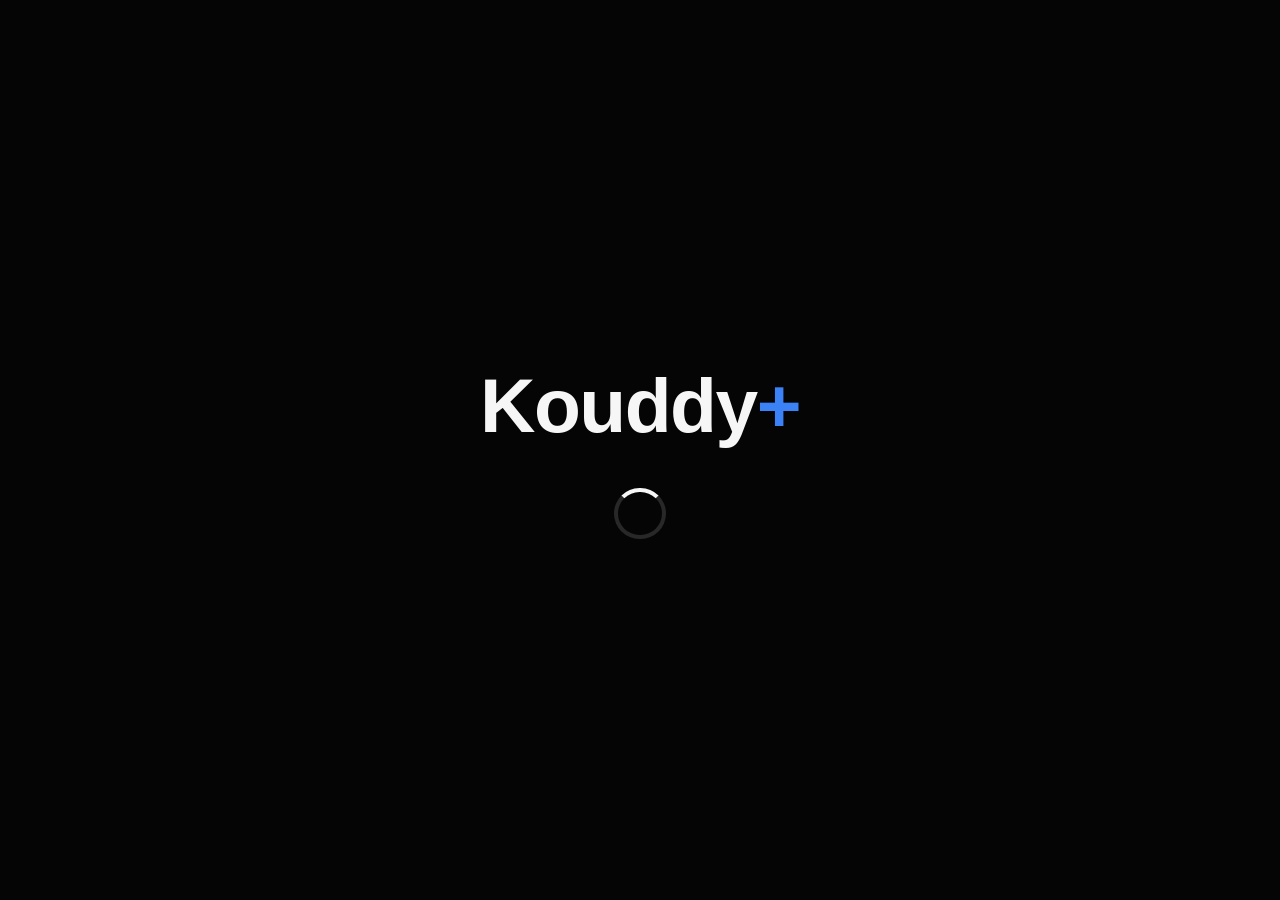
<file: index.html>
<!doctype html>
<html lang="es">
<head>
    <!-- TVs viejos (sin type="module"): fetch y AbortController antes que todo. -->
    <script nomodule src="./legacy/fetch.js"></script>
    <script nomodule src="./legacy/abortcontroller.js"></script>
  <meta charset="UTF-8" />
  <meta name="viewport" content="width=device-width, initial-scale=1.0" />
  <!-- La pagina ya es oscura: evita que el "modo oscuro forzado" del navegador
       del TV oscurezca el fondo blanco del QR y lo vuelva ilegible. -->
  <meta name="color-scheme" content="dark" />
  <meta name="darkreader-lock" />
  <title>Kouddy+ TV | Abre Kouddy+ en el navegador de tu TV</title>
  <!-- Para que Google muestre esta pagina cuando el cliente busca "tv.kouddy.online" (2026-11-20). -->
  <meta name="description" content="Kouddy+ TV: abre la plataforma de Kouddy+ directo en el navegador de tu Smart TV (Samsung, LG, Hisense, Google TV). Activa tu TV con el codigo en pantalla." />
  <link rel="canonical" href="http://tv.kouddy.online/" />
  <meta property="og:title" content="Kouddy+ TV" />
  <meta property="og:description" content="Abre Kouddy+ directo en el navegador de tu Smart TV." />
  <meta property="og:url" content="http://tv.kouddy.online/" />
  <script>
    // La pagina del TV vive SOLO en http: el video del proveedor es http, y el
    // navegador guarda el codigo del TV por separado en http y en https (si un
    // navegador abriera https, el cliente veria un codigo nuevo y sin video).
    // Ojo: si el navegador tiene "usar siempre conexiones seguras", vuelve a
    // subir a https y la pagina quedaba rebotando sin parar (paso 2026-11-02 en
    // Chrome de PC). Se redirige UNA vez; si regresa a https, se queda aqui y
    // le explica al cliente como permitir el video.
    if (location.protocol === 'https:' && location.hostname === 'tv.kouddy.online') {
      var kdLooped = /[?&]h=1/.test(location.search);
      try { if (sessionStorage.getItem('kd_https_try')) kdLooped = true; sessionStorage.setItem('kd_https_try', '1'); } catch (e) {}
      if (!kdLooped) {
        location.replace('http://' + location.host + location.pathname + (location.search ? location.search + '&h=1' : '?h=1'));
      } else {
        window.KOUDDY_FORCED_HTTPS = true;
      }
    }
  </script>
  <script type="module" crossorigin src="./assets/tv-PYy4SBT7.js"></script>
  <link rel="modulepreload" crossorigin href="./assets/update-qhp5Gjoz.js">
  <link rel="stylesheet" crossorigin href="./assets/tv-B40YfEY8.css">
  <script type="module">import'data:text/javascript,if(!import.meta.resolve)throw Error("import.meta.resolve not supported")';import.meta.url;import("_").catch(()=>1);(async function*(){})().next();window.__vite_is_modern_browser=true</script>
  <script type="module">!function(){if(window.__vite_is_modern_browser)return;console.warn("vite: loading legacy chunks, syntax error above and the same error below should be ignored");var e=document.getElementById("vite-legacy-polyfill"),n=document.createElement("script");n.src=e.src,n.onload=function(){System.import(document.getElementById('vite-legacy-entry').getAttribute('data-src'))},document.body.appendChild(n)}();</script>
</head>
<body>
  <div id="app">
    <div id="bg" class="bg is-off">
      <div class="bg-layer"></div>
      <div class="bg-layer"></div>
      <div class="bg-scrim"></div>
      <p class="bg-caption"></p>
    </div>
    <section id="screen-loading" class="screen is-active">
      <p class="wordmark big">Kouddy<span>+</span></p>
      <div class="spinner"></div>
      <div id="boot-help" class="boot-help" style="display:none">
        <p id="boot-help-title" class="boot-help-title"></p>
        <p>Revisa que el TV tenga internet y que la <strong>fecha y hora</strong> del TV estén bien (si están mal, el TV no se puede conectar).</p>
        <p>Si el TV es muy antiguo, Kouddy+ funciona con la app en un TV Box o Google TV.</p>
        <p id="boot-help-code" class="boot-help-code"></p>
      </div>
    </section>

    <section id="screen-activate" class="screen split">
      <div class="split-copy">
        <p class="wordmark">Kouddy<span>+</span></p>
        <h1 id="activate-title">Activa Kouddy+ en este TV</h1>
        <p id="activate-text" class="lead">Escanea el código con tu celular y pídele a Kody tu demostración gratis.</p>
        <p class="label">Código de este TV</p>
        <div id="activate-code" class="code-digits"></div>
        <p class="hint">Este código identifica tu TV. Tu servicio se activa solo, no tienes que escribir nada aquí.</p>
      </div>
      <div class="split-qr">
        <div id="activate-qr" class="qr-box"></div>
        <p class="qr-caption">kouddy.online/activar</p>
      </div>
    </section>

    <section id="screen-signal" class="screen">
      <p class="wordmark big">Kouddy<span>+</span></p>
      <div class="spinner"></div>
      <h2>Preparando tu señal</h2>
      <p class="lead">Tu servicio está activo. Esto puede tardar unos minutos.</p>
    </section>

    <section id="screen-pair" class="screen split">
      <div class="split-copy">
        <p class="wordmark">Kouddy<span>+</span></p>
        <h1>Tu celular es el control</h1>
        <ol class="steps">
          <li><span>1</span>Escanea este código con la cámara de tu celular.</li>
          <li><span>2</span>Elige un canal, película o serie.</li>
          <li><span>3</span>Se reproduce aquí en el TV.</li>
        </ol>
        <p id="pair-status" class="status">Esperando el celular…</p>
        <p class="hint" id="pair-expiry"></p>
        <p class="remote-hint">¿Sin celular? <span class="remote-btn">☰ Canales, películas y series</span> o pulsa <strong>OK</strong> en el control del TV.</p>
        <p class="fs-hint" id="fs-hint">Pulsa <strong>OK</strong> en el control del TV para ver en pantalla completa</p>
      </div>
      <div class="split-qr">
        <div id="pair-qr" class="qr-box"></div>
        <p class="qr-caption">Código del TV: <strong id="pair-code"></strong></p>
        <div id="link-box" class="link-box" style="display:none">
          <p>¿No funciona el QR? Entra a <strong>tv.kouddy.online/control</strong> y escribe:</p>
          <p id="link-code" class="link-code"></p>
        </div>
      </div>
    </section>

    <section id="screen-player" class="screen player">
      <video id="video" playsinline preload="auto"></video>
      <div id="player-spinner" class="spinner overlay-spinner"></div>
      <div id="player-wait" class="player-wait">
        <p class="player-wait-title">Estamos buscando la mejor señal de este canal</p>
        <p id="player-wait-sub" class="player-wait-sub">No cambies de canal, ya casi está.</p>
      </div>
      <div id="player-info" class="player-info">
        <p id="player-kind" class="player-kind"></p>
        <p id="player-title" class="player-title"></p>
      </div>
      <div id="player-hint" class="player-hint"></div>
      <div id="pause-link" class="pause-link">
        <div id="pause-link-qr" class="pause-link-qr"></div>
        <div class="pause-link-text">
          <p><strong>Conecta tu celular</strong><br>Escanea el QR o escribe en la app o en tv.kouddy.online/control:</p>
          <p id="pause-link-code" class="pause-link-code"></p>
        </div>
      </div>
      <div id="player-error" class="player-error">
        <p id="player-error-text"></p>
        <p class="hint">Elige otra opción desde tu celular o pulsa <strong>OK</strong> en el control para ver los canales.</p>
      </div>
    </section>
  </div>
  <script>
    // 2026-11-08 (cliente con TV viejo: se quedaba para siempre en el logo).
    // Si en 25 s la pagina no arranco, se le explica al cliente con un codigo.
    // Escrito a la antigua (ES3) para que corra en cualquier navegador.
    (function () {
      var err = '';
      var prev = window.onerror;
      window.onerror = function (msg, src, line) {
        if (!err) err = String(msg || '').slice(0, 90) + (line ? ' @' + line : '');
        if (prev) return prev.apply(this, arguments);
        return false;
      };
      setTimeout(function () {
        if (window.KOUDDY_BOOTED) return; // main.js arranco: el se encarga
        var box = document.getElementById('boot-help');
        if (!box) return;
        document.getElementById('boot-help-title').innerHTML = 'Este navegador no pudo abrir Kouddy+';
        document.getElementById('boot-help-code').innerHTML = 'Código V1' + (err ? ' · ' + err.replace(/</g, '') : '');
        box.style.display = 'block';
      }, 25000);
    })();
  </script>

  <script nomodule>!function(){var e=document,t=e.createElement("script");if(!("noModule"in t)&&"onbeforeload"in t){var n=!1;e.addEventListener("beforeload",(function(e){if(e.target===t)n=!0;else if(!e.target.hasAttribute("nomodule")||!n)return;e.preventDefault()}),!0),t.type="module",t.src=".",e.head.appendChild(t),t.remove()}}();</script>
  <script nomodule crossorigin id="vite-legacy-polyfill" src="./assets/polyfills-legacy-C64qYCu2.js"></script>
  <script nomodule crossorigin id="vite-legacy-entry" data-src="./assets/tv-legacy-C5KXLoM0.js">System.import(document.getElementById('vite-legacy-entry').getAttribute('data-src'))</script>
</body>
</html>
</file>
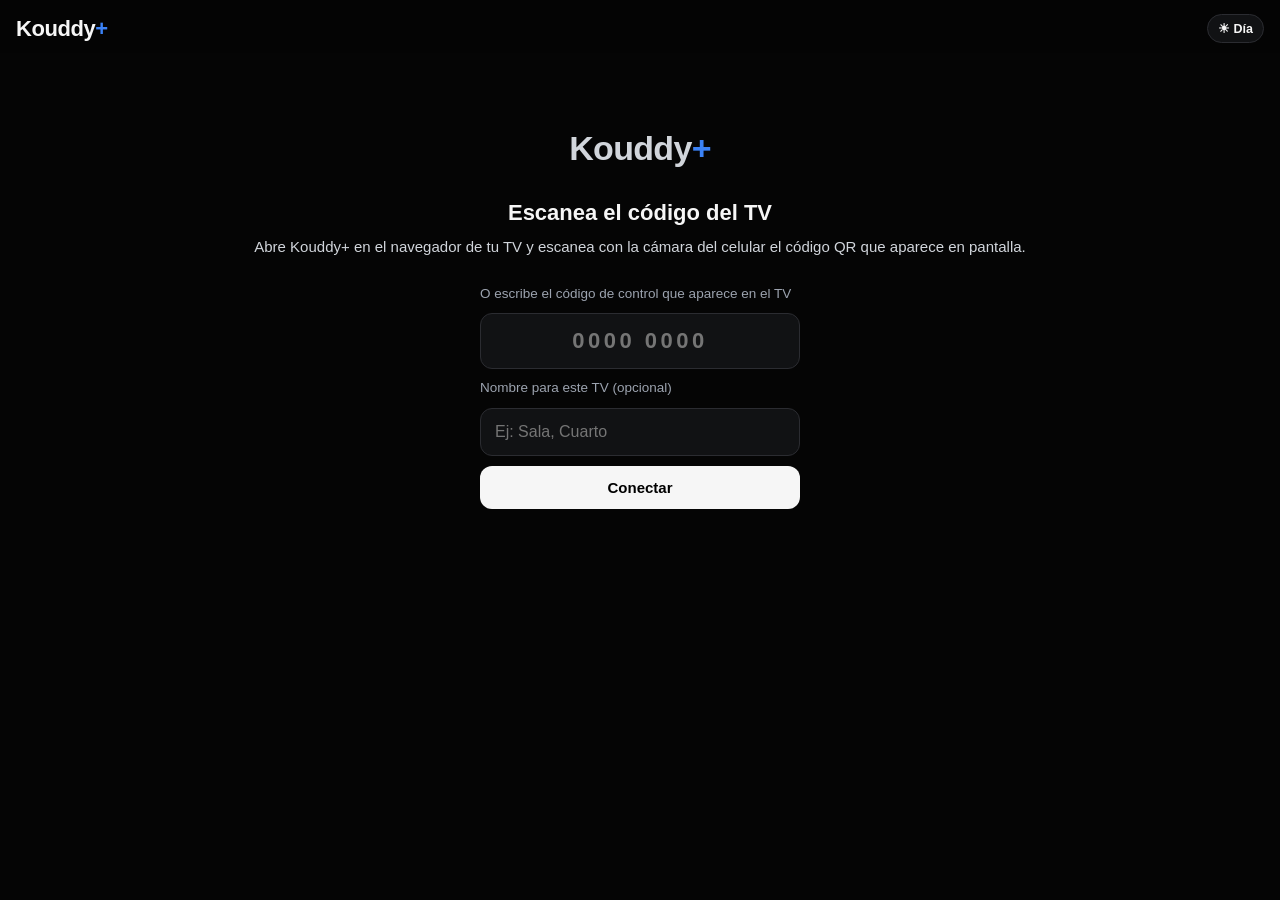
<file: control.html>
<!doctype html>
<html lang="es">
<head>
    <!-- TVs viejos (sin type="module"): fetch y AbortController antes que todo. -->
    <script nomodule src="./legacy/fetch.js"></script>
    <script nomodule src="./legacy/abortcontroller.js"></script>
  <meta charset="UTF-8" />
  <meta name="viewport" content="width=device-width, initial-scale=1.0, viewport-fit=cover" />
  <meta name="theme-color" content="#050505" />
  <meta name="color-scheme" content="dark" />
  <meta name="darkreader-lock" />
  <title>Kouddy+ Control</title>
  <link rel="manifest" href="./manifest.webmanifest" />
  <link rel="icon" href="./icon-192.png" />
  <link rel="apple-touch-icon" href="./icon-192.png" />
  <meta name="apple-mobile-web-app-capable" content="yes" />
  <meta name="apple-mobile-web-app-title" content="Kouddy+" />
  <script>
    // Tema Dia/Noche antes de pintar (sin parpadeo negro al abrir en modo Dia).
    try { if (localStorage.getItem('kouddy_remote_theme') === 'light') document.documentElement.setAttribute('data-theme', 'light'); } catch (e) {}
  </script>
  <script type="module" crossorigin src="./assets/control-CGhLxY_h.js"></script>
  <link rel="modulepreload" crossorigin href="./assets/update-qhp5Gjoz.js">
  <link rel="stylesheet" crossorigin href="./assets/control-BRH04l2H.css">
  <script type="module">import'data:text/javascript,if(!import.meta.resolve)throw Error("import.meta.resolve not supported")';import.meta.url;import("_").catch(()=>1);(async function*(){})().next();window.__vite_is_modern_browser=true</script>
  <script type="module">!function(){if(window.__vite_is_modern_browser)return;console.warn("vite: loading legacy chunks, syntax error above and the same error below should be ignored");var e=document.getElementById("vite-legacy-polyfill"),n=document.createElement("script");n.src=e.src,n.onload=function(){System.import(document.getElementById('vite-legacy-entry').getAttribute('data-src'))},document.body.appendChild(n)}();</script>
</head>
<body>
  <header class="top">
    <div class="brand">
      <p class="wordmark">Kouddy<span>+</span></p>
      <div class="top-right">
        <p id="tv-status" class="tv-status">Conectando con tu TV…</p>
        <button id="theme-btn" class="theme-btn" aria-label="Cambiar a modo día">☀ Día</button>
      </div>
    </div>
  </header>

  <main id="view-catalog" class="view">
    <nav class="tabs" id="tabs">
      <button data-tab="home">Inicio</button>
      <button data-tab="live">En vivo</button>
      <button data-tab="movies">Películas</button>
      <button data-tab="series">Series</button>
    </nav>
    <div class="search" id="search-box">
      <input id="search" type="search" placeholder="Buscar" autocomplete="off" />
    </div>
    <div id="chips" class="chips"></div>
    <div id="list" class="list"></div>
  </main>

  <main id="view-message" class="view message">
    <p class="wordmark">Kouddy<span>+</span></p>
    <h1 id="message-title"></h1>
    <p id="message-text"></p>
    <a id="message-action" class="primary" href="#"></a>
    <form id="link-form" class="link-form" style="display:none">
      <label for="link-input">O escribe el código de control que aparece en el TV</label>
      <input id="link-input" inputmode="numeric" autocomplete="off" maxlength="9" placeholder="0000 0000" />
      <label for="link-name" id="link-name-label">Nombre para este TV (opcional)</label>
      <input id="link-name" class="link-name" autocomplete="off" maxlength="24" placeholder="Ej: Sala, Cuarto" />
      <button type="submit" class="primary">Conectar</button>
      <button type="button" id="link-cancel" class="link-cancel" style="display:none">Cancelar</button>
      <p id="link-error" class="link-error"></p>
    </form>
  </main>

  <!-- Hoja de serie (temporadas y episodios) -->
  <div id="sheet" class="sheet">
    <div class="sheet-panel">
      <button id="sheet-close" class="sheet-close" aria-label="Cerrar">✕</button>
      <div id="sheet-body"></div>
    </div>
  </div>

  <!-- Hoja de opciones genérica (reanudar, idioma, subtítulos, pantalla) -->
  <div id="choice" class="sheet choice">
    <div class="sheet-panel">
      <h2 id="choice-title"></h2>
      <p id="choice-note" class="meta"></p>
      <div id="choice-list"></div>
      <button id="choice-cancel" class="choice-cancel">Cancelar</button>
    </div>
  </div>

  <!-- Barra mini de lo que se está viendo -->
  <footer id="mini" class="mini">
    <button id="mini-open" class="mini-open">
      <span id="mini-art" class="mini-art"></span>
      <span class="mini-text">
        <span id="mini-kind" class="mini-kind"></span>
        <span id="mini-title" class="mini-title"></span>
      </span>
    </button>
    <button id="mini-toggle" class="mini-toggle" aria-label="Pausa">❚❚</button>
  </footer>

  <!-- Control completo -->
  <section id="remote" class="remote">
    <div class="remote-top">
      <button id="remote-close" class="icon-btn" aria-label="Cerrar">⌄</button>
      <p class="remote-label">Reproduciendo en tu TV</p>
      <button id="btn-stop" class="icon-btn" aria-label="Detener">■</button>
    </div>
    <div id="remote-art" class="remote-art"></div>
    <p id="now-kind" class="now-kind"></p>
    <p id="now-title" class="now-title"></p>
    <p id="now-note" class="now-note"></p>

    <div id="now-progress" class="progress">
      <span id="now-pos">0:00</span>
      <input id="seek" type="range" min="0" max="100" value="0" />
      <span id="now-dur">0:00</span>
    </div>

    <div class="controls">
      <button id="btn-prev" class="icon-btn" aria-label="Anterior">⏮</button>
      <button id="btn-back10" class="icon-btn" aria-label="Atrás 10 segundos">−10</button>
      <button id="btn-toggle" class="play-btn" aria-label="Pausa">❚❚</button>
      <button id="btn-fwd10" class="icon-btn" aria-label="Adelantar 10 segundos">+10</button>
      <button id="btn-next" class="icon-btn" aria-label="Siguiente">⏭</button>
    </div>

    <div class="volume">
      <button id="btn-voldown" class="small-btn">Vol −</button>
      <button id="btn-mute" class="small-btn">Silencio</button>
      <button id="btn-volup" class="small-btn">Vol +</button>
    </div>

    <div class="actions">
      <button id="btn-fav" class="action"><span class="action-icon">♡</span><span>Favorito</span></button>
      <button id="btn-audio" class="action"><span class="action-icon">A</span><span>Idioma</span></button>
      <button id="btn-subs" class="action"><span class="action-icon">CC</span><span>Subtítulos</span></button>
      <button id="btn-aspect" class="action"><span class="action-icon">▭</span><span>Pantalla</span></button>
    </div>
  </section>

  <div id="toast" class="toast"></div>
  <script nomodule>!function(){var e=document,t=e.createElement("script");if(!("noModule"in t)&&"onbeforeload"in t){var n=!1;e.addEventListener("beforeload",(function(e){if(e.target===t)n=!0;else if(!e.target.hasAttribute("nomodule")||!n)return;e.preventDefault()}),!0),t.type="module",t.src=".",e.head.appendChild(t),t.remove()}}();</script>
  <script nomodule crossorigin id="vite-legacy-polyfill" src="./assets/polyfills-legacy-C64qYCu2.js"></script>
  <script nomodule crossorigin id="vite-legacy-entry" data-src="./assets/control-legacy-QVWCjO9Y.js">System.import(document.getElementById('vite-legacy-entry').getAttribute('data-src'))</script>
</body>
</html>
</file>
<file: assets/tv-B40YfEY8.css>
:root{--bg:#050505;--fg:#f6f6f6;--muted:#9ca3af;--line:#2b2c31;--accent:#3b82f6;--ok:#22c55e;--bad:#ef4444}*{box-sizing:border-box;margin:0;padding:0}html,body{background:#050505;background:var(--bg);width:100%;height:100%;color:#f6f6f6;color:var(--fg);font-family:Inter,Segoe UI,Roboto,Arial,sans-serif;overflow:hidden}html.cursor-idle,html.cursor-idle *{cursor:none!important}#app{width:100%;height:100%;position:relative}.bg{position:absolute;top:0;bottom:0;left:0;right:0;overflow:hidden}.bg.is-off{display:none}.bg-layer{opacity:0;background-position:top;background-size:cover;transition:opacity 1.6s;position:absolute;top:0;bottom:0;left:0;right:0}.bg-layer.is-on{opacity:1}.bg-scrim{background:linear-gradient(90deg,rgba(5,5,5,.97) 0%,rgba(5,5,5,.86) 42%,rgba(5,5,5,.5) 100%),linear-gradient(rgba(5,5,5,0) 60%,rgba(5,5,5,.95) 100%);position:absolute;top:0;bottom:0;left:0;right:0}.bg-caption{letter-spacing:.06em;color:rgba(246,246,246,.55);font-size:.95vw;position:absolute;bottom:3.2vw;left:8vw}.screen{text-align:center;-webkit-flex-direction:column;flex-direction:column;-webkit-justify-content:center;justify-content:center;-webkit-align-items:center;align-items:center;padding:5vw;display:none;position:absolute;top:0;bottom:0;left:0;right:0}.screen.is-active{display:-webkit-flex;display:flex}.wordmark{letter-spacing:-.02em;margin-bottom:2.4vw;font-size:2.1vw;font-weight:900}.wordmark span{color:#3b82f6;color:var(--accent)}.wordmark.big{margin-bottom:3vw;font-size:6vw}h1{letter-spacing:-.03em;margin-bottom:1.4vw;font-size:3.4vw;font-weight:700;line-height:1.08}h2{margin:2vw 0 .8vw;font-size:2.3vw;font-weight:600}.lead{color:#d1d5db;max-width:46vw;font-size:1.45vw;line-height:1.45}.label{letter-spacing:.18em;text-transform:uppercase;color:#9ca3af;color:var(--muted);margin:2.6vw 0 1vw;font-size:1vw}.hint{color:#9ca3af;color:var(--muted);max-width:40vw;margin-top:1.6vw;font-size:1.05vw;line-height:1.5}.split{text-align:left;-webkit-flex-direction:row;flex-direction:row;-webkit-justify-content:space-between;justify-content:space-between;padding:0 8vw}.split-copy{-webkit-flex-direction:column;flex-direction:column;-webkit-flex:1;flex:1;-webkit-align-items:flex-start;align-items:flex-start;padding-right:5vw;display:-webkit-flex;display:flex}.split-qr{-webkit-flex-direction:column;flex-direction:column;-webkit-align-items:center;align-items:center;display:-webkit-flex;display:flex}.qr-box{--lightningcss-light:initial;--lightningcss-dark: ;color-scheme:light only;background:#fff;border-radius:1.4vw;width:22vw;height:22vw;padding:.6vw;-webkit-filter:none!important;filter:none!important}.qr-box svg{width:100%;height:100%;display:block}.qr-caption{color:#9ca3af;color:var(--muted);margin-top:1.4vw;font-size:1.15vw}.qr-caption strong{color:#f6f6f6;color:var(--fg);letter-spacing:.12em}.link-box{border:1px solid #2b2c31;border:1px solid var(--line);text-align:center;color:#d1d5db;background:rgba(17,18,20,.85);border-radius:.9vw;max-width:24vw;margin-top:1.6vw;padding:1vw 1.2vw;font-size:1vw;line-height:1.45}.link-box strong{color:#f6f6f6;color:var(--fg)}.link-code{letter-spacing:.12em;color:#f6f6f6;color:var(--fg);margin-top:.5vw;font-size:2.4vw;font-weight:800}.code-digits{display:-webkit-flex;display:flex}.code-digits span{border:1px solid #2b2c31;border:1px solid var(--line);background:#111214;border-radius:.8vw;-webkit-justify-content:center;justify-content:center;-webkit-align-items:center;align-items:center;width:4.6vw;height:6vw;margin-right:.8vw;font-size:3.4vw;font-weight:700;display:-webkit-flex;display:flex}.steps{margin-top:.6vw;list-style:none}.steps li{color:#d1d5db;-webkit-align-items:center;align-items:center;margin-bottom:1.3vw;font-size:1.45vw;display:-webkit-flex;display:flex}.steps li span{border:1px solid #2b2c31;border:1px solid var(--line);width:2.5vw;height:2.5vw;color:#f6f6f6;color:var(--fg);border-radius:50%;-webkit-flex-shrink:0;flex-shrink:0;-webkit-justify-content:center;justify-content:center;-webkit-align-items:center;align-items:center;margin-right:1.2vw;font-size:1.1vw;font-weight:700;display:-webkit-flex;display:flex}.fs-hint{border:1px solid #2b2c31;border:1px solid var(--line);color:#d1d5db;background:rgba(17,18,20,.85);border-radius:.7vw;margin-top:1.6vw;padding:.8vw 1.3vw;font-size:1.1vw}.fs-hint strong{color:#f6f6f6;color:var(--fg)}.status{color:#9ca3af;color:var(--muted);-webkit-align-items:center;align-items:center;margin-top:2vw;font-size:1.25vw;display:-webkit-flex;display:flex}.status:before{content:"";background:#4b5563;border-radius:50%;width:.7vw;height:.7vw;margin-right:.8vw}.status.is-on{color:#f6f6f6;color:var(--fg)}.status.is-on:before{background:#22c55e;background:var(--ok)}.spinner{border:.35vw solid rgba(255,255,255,.14);border-top-color:#f6f6f6;border-top-color:var(--fg);border-radius:50%;width:4vw;height:4vw;-webkit-animation:.9s linear infinite spin;animation:.9s linear infinite spin}@-webkit-keyframes spin{to{-webkit-transform:rotate(360deg);transform:rotate(360deg)}}@keyframes spin{to{-webkit-transform:rotate(360deg);transform:rotate(360deg)}}.player{background:#000;padding:0}.player video{object-fit:contain;background:#000;width:100%;height:100%;position:absolute;top:0;left:0}.player video::cue{color:#fff;background:rgba(0,0,0,.6);font-size:2.4vw;line-height:1.3}.player-freeze{object-fit:contain;width:100%;height:100%;display:none;position:absolute;top:0;left:0}.overlay-spinner{margin:-2vw 0 0 -2vw;display:none;position:absolute;top:50%;left:50%}.overlay-spinner.is-on{display:block}.player-wait{text-align:center;width:60vw;display:none;position:absolute;top:50%;left:50%;-webkit-transform:translate(-50%,3.2vw);transform:translate(-50%,3.2vw)}.player-wait.is-on{display:block}.player-wait-title{font-size:1.7vw;font-weight:700}.player-wait-sub{color:#9ca3af;color:var(--muted);margin-top:.6vw;font-size:1.3vw}.player-info{text-align:left;opacity:0;background:linear-gradient(rgba(0,0,0,.85),transparent);padding:3vw 4vw 6vw;transition:opacity .4s;position:absolute;top:0;left:0;right:0}.player-info.is-on{opacity:1}.player-kind{letter-spacing:.18em;text-transform:uppercase;color:#9ca3af;color:var(--muted);font-size:1vw}.player-title{margin-top:.4vw;font-size:2.3vw;font-weight:700}.player-hint{border:1px solid #2b2c31;border:1px solid var(--line);background:rgba(17,18,20,.92);border-radius:.8vw;padding:1vw 1.8vw;font-size:1.25vw;display:none;position:absolute;bottom:5vw;left:50%;-webkit-transform:translate(-50%);transform:translate(-50%)}.player-hint.is-on{display:block}.player-error{border:1px solid #2b2c31;border:1px solid var(--line);background:rgba(17,18,20,.95);border-radius:1vw;max-width:50vw;padding:2.4vw 3vw;font-size:1.45vw;line-height:1.45;display:none;position:absolute;top:50%;left:50%;-webkit-transform:translate(-50%,-50%);transform:translate(-50%,-50%)}.player-error.is-on{display:block}.player-error .hint{margin:1vw auto 0}.pause-link{border:1px solid #2b2c31;border:1px solid var(--line);background:rgba(17,18,20,.94);border-radius:1vw;-webkit-align-items:center;align-items:center;gap:1.4vw;padding:1.2vw 1.6vw;display:none;position:absolute;bottom:2.5vw;right:2.5vw}.pause-link.is-on{display:-webkit-flex;display:flex}.pause-link-qr{background:#fff;border-radius:.6vw;width:11vw;height:11vw;padding:.5vw}.pause-link-qr svg{width:100%;height:100%;display:block}.pause-link-text{text-align:left;color:#9ca3af;color:var(--muted);max-width:17vw;font-size:1.05vw;line-height:1.45}.pause-link-text strong{color:#f6f6f6;color:var(--fg)}.pause-link-code{letter-spacing:.12em;color:#f6f6f6;color:var(--fg);margin-top:.3vw;font-size:2.2vw;font-weight:800}.remote-hint{color:#d1d5db;margin-top:1.6vw;font-size:1.25vw}.remote-hint strong{color:#86a8ff}.tv-guide{z-index:20;background:linear-gradient(90deg,rgba(5,5,5,.96) 0%,rgba(5,5,5,.9) 55%,rgba(5,5,5,.35) 100%);display:none;position:absolute;top:0;bottom:0;left:0;right:0}.tv-guide.is-on{display:block}.tv-guide-panel{width:62vw;position:absolute;top:4vw;bottom:3vw;left:4vw}.tv-guide-title{color:#f5f5f7;white-space:nowrap;text-overflow:ellipsis;margin-bottom:1.4vw;font-size:2.1vw;font-weight:700;overflow:hidden}.tv-guide-cols{display:-webkit-flex;display:flex}.tv-guide-folders{-webkit-flex-shrink:0;flex-shrink:0;width:22vw;margin-right:1.6vw;list-style:none}.tv-guide-channels{-webkit-flex:1;flex:1;min-width:0;list-style:none}.tv-guide-row{color:#c7c9cf;white-space:nowrap;text-overflow:ellipsis;border-radius:.6vw;height:4.4vw;margin-bottom:.45vw;padding:0 1.2vw;font-size:1.45vw;line-height:4.4vw;overflow:hidden}.tv-guide-row.is-picked{color:#f5f5f7;background:rgba(255,255,255,.12)}.tv-guide-row.is-focus{color:#0b0b0c;background:#f5f5f7;font-weight:700}.tv-guide-ch{-webkit-align-items:center;align-items:center;line-height:normal;display:-webkit-flex;display:flex}.tv-guide-num{color:#8b8e96;-webkit-flex-shrink:0;flex-shrink:0;width:3vw;font-size:1.15vw}.tv-guide-row.is-focus .tv-guide-num{color:#3a3c42}.tv-guide-ch img,.tv-guide-noimg{object-fit:contain;background:rgba(255,255,255,.06);border-radius:.3vw;-webkit-flex-shrink:0;flex-shrink:0;width:4.6vw;height:3vw;margin-right:1.1vw}.tv-guide-name{text-overflow:ellipsis;white-space:nowrap;overflow:hidden}.tv-guide-ch.is-playing .tv-guide-name:after{content:"  · Viendo";color:#86a8ff;font-weight:700}.tv-guide-empty{color:#8b8e96;padding:1vw 1.2vw;font-size:1.3vw;list-style:none}.tv-guide-help{color:#8b8e96;font-size:1.05vw;position:absolute;bottom:0;left:0}.tv-zap{z-index:19;color:#f5f5f7;background:rgba(5,5,5,.85);border:1px solid #2b2c31;border-radius:.8vw;padding:1vw 1.8vw;font-size:1.8vw;font-weight:700;display:none;position:absolute;bottom:4vw;left:4vw}.tv-zap.is-on{display:block}.tv-zap-num{color:#86a8ff;margin-right:.8vw}.tv-zap strong{color:#86a8ff}.remote-hint{cursor:pointer}.remote-btn{color:#0b0b0c;background:#f5f5f7;border-radius:.6vw;margin:0 .4vw;padding:.5vw 1.2vw;font-weight:700;display:inline-block}.tv-guide-close{z-index:2;color:#f5f5f7;cursor:pointer;background:rgba(255,255,255,.12);border-radius:.6vw;padding:.6vw 1.4vw;font-size:1.3vw;font-weight:700;position:absolute;top:0;right:0}.tv-guide-close:hover{color:#0b0b0c;background:#f5f5f7}.tv-guide-page{color:#86a8ff;text-align:center;cursor:pointer;font-weight:700}.tv-guide.is-pointer .tv-guide-row{cursor:pointer}.tv-guide.is-pointer .tv-guide-row:hover{color:#0b0b0c;background:#f5f5f7}.tv-guide.is-pointer .tv-guide-row:hover .tv-guide-num{color:#3a3c42}.tv-ptr{z-index:18;text-align:center;display:none;position:absolute;bottom:3vw;left:0;right:0}.tv-ptr.is-on{display:block}.tv-ptr-btn{color:#f5f5f7;cursor:pointer;background:rgba(5,5,5,.85);border:1px solid #2b2c31;border-radius:.8vw;margin:0 .6vw;padding:1vw 2vw;font-size:1.6vw;font-weight:700;display:inline-block}.tv-ptr-btn:hover{color:#0b0b0c;background:#f5f5f7}.tv-tabs{white-space:nowrap;height:3.6vw;margin-bottom:1.4vw}.tv-tab{color:#c7c9cf;border-radius:1.6vw;height:3.2vw;margin-right:.8vw;padding:0 1.6vw;font-size:1.45vw;font-weight:700;line-height:3.2vw;display:inline-block}.tv-tab.is-on{color:#f5f5f7;background:rgba(255,255,255,.14)}.tv-tab.is-focus{color:#0b0b0c;background:#f5f5f7}.tv-guide.is-pointer .tv-tab,.tv-browse.is-pointer .tv-tab{cursor:pointer}.tv-guide.is-pointer .tv-tab:hover,.tv-browse.is-pointer .tv-tab:hover{color:#0b0b0c;background:#f5f5f7}.tv-guide-tabs{margin-bottom:1vw}.tv-browse{z-index:21;background:rgba(5,5,5,.97);display:none;position:absolute;top:0;bottom:0;left:0;right:0}.tv-browse.is-on{display:block}.tv-browse-panel{position:absolute;top:3vw;bottom:2.5vw;left:4vw;right:4vw}.tv-browse-close,.tv-browse-back{z-index:2;color:#f5f5f7;cursor:pointer;background:rgba(255,255,255,.12);border-radius:.6vw;height:3.2vw;padding:0 1.4vw;font-size:1.3vw;font-weight:700;line-height:3.2vw;position:absolute;top:0}.tv-browse-close{right:0}.tv-browse-back{right:10vw}.tv-browse-close:hover,.tv-browse-back:hover{color:#0b0b0c;background:#f5f5f7}.tv-browse-cols{display:-webkit-flex;display:flex}.tv-browse-cats{-webkit-flex-shrink:0;flex-shrink:0;width:20vw;margin-right:2vw;list-style:none}.tv-browse-main{-webkit-flex:1;flex:1;min-width:0}.tv-browse .tv-guide-row{height:4vw;margin-bottom:.4vw;font-size:1.35vw;line-height:4vw}.tv-browse.is-pointer .tv-guide-row,.tv-browse.is-pointer .tv-card,.tv-browse.is-pointer .tv-btn,.tv-browse.is-pointer .tv-pager-btn{cursor:pointer}.tv-browse.is-pointer .tv-guide-row:hover{color:#0b0b0c;background:#f5f5f7}.tv-grid{white-space:normal;font-size:0}.tv-card{vertical-align:top;width:10.6vw;margin:0 1.4vw 1.1vw 0;display:inline-block}.tv-card-art{background:#1a1b1f;border-radius:.6vw;width:10.6vw;height:15.9vw;position:relative;overflow:hidden}.tv-card-img{object-fit:cover;z-index:1;width:100%;height:100%;position:absolute;top:0;left:0}.tv-card-img.is-empty{display:none}.tv-card-fallback{color:#8b8e96;text-align:center;font-size:1.1vw;font-weight:700;position:absolute;top:40%;left:.6vw;right:.6vw}.tv-card.is-focus .tv-card-art,.tv-browse.is-pointer .tv-card:hover .tv-card-art{box-shadow:0 0 0 .3vw #f5f5f7}.tv-card-title{color:#c7c9cf;white-space:nowrap;text-overflow:ellipsis;height:1.5vw;margin-top:.5vw;font-size:1.1vw;display:block;overflow:hidden}.tv-card.is-focus .tv-card-title{color:#f5f5f7;font-weight:700}.tv-card-sub{color:#86a8ff;font-size:1vw;display:block}.tv-pager{color:#8b8e96;white-space:nowrap;font-size:1.15vw}.tv-pager-num{margin:0 1vw;padding:.4vw 0;display:inline-block}.tv-pager-btn{color:#f5f5f7;background:rgba(255,255,255,.12);border-radius:.6vw;padding:.5vw 1.4vw;font-weight:700;display:inline-block}.tv-pager-btn:hover{color:#0b0b0c;background:#f5f5f7}.tv-muted{color:#8b8e96;font-size:1.3vw}.tv-detail{margin-bottom:1.6vw;display:-webkit-flex;display:flex}.tv-detail-art{background:#1a1b1f;border-radius:.8vw;-webkit-flex-shrink:0;flex-shrink:0;width:18vw;height:27vw;position:relative;overflow:hidden}.tv-detail-art.small{width:9vw;height:13.5vw}.tv-detail-img{object-fit:cover;width:100%;height:100%;position:absolute;top:0;left:0}.tv-detail-img.is-empty{display:none}.tv-detail-copy{-webkit-flex:1;flex:1;min-width:0;margin-left:3vw}.tv-detail-title{color:#f5f5f7;margin-bottom:.6vw;font-size:2.6vw;font-weight:800}.tv-detail-series .tv-detail-title{font-size:2.1vw}.tv-detail-meta{color:#8b8e96;margin-bottom:1vw;font-size:1.3vw}.tv-detail-plot{color:#d1d5db;max-height:11.7vw;margin-bottom:1.6vw;font-size:1.3vw;line-height:1.5;overflow:hidden}.tv-detail-plot.short{max-height:3.9vw;margin-bottom:1vw}.tv-detail-warn{color:#f5c26b;margin-bottom:1vw;font-size:1.2vw}.tv-detail-btns{white-space:nowrap}.tv-btn{color:#f5f5f7;background:rgba(255,255,255,.12);border-radius:.7vw;height:3.6vw;margin-right:1vw;padding:0 2vw;font-size:1.4vw;font-weight:700;line-height:3.6vw;display:inline-block}.tv-btn.is-focus,.tv-browse.is-pointer .tv-btn:hover{color:#0b0b0c;background:#f5f5f7}.tv-seasons{width:16vw}.tv-episodes{-webkit-flex:1;flex:1;min-width:0;list-style:none}.tv-ep-prog{color:#86a8ff;white-space:nowrap;margin-left:auto;padding-left:1vw;font-size:1.1vw}.tv-guide-row.is-focus .tv-ep-prog{color:#2d4fae}.tv-browse .tv-guide-help{position:absolute;bottom:0;left:0}.boot-help{text-align:center;color:#d1d5db;max-width:60vw;margin:2.4vw auto 0;font-size:1.4vw;line-height:1.5}.boot-help p{margin-bottom:.8vw}.boot-help-title{color:#f5f5f7;font-size:2vw;font-weight:700}.boot-help strong{color:#86a8ff}.boot-help-code{color:#8b8e96;font-size:1.05vw}.k-face{vertical-align:-.25em;width:1.25em;height:1.25em;margin-right:.35em}
</file>
<file: assets/control-BRH04l2H.css>
:root{--bg:#050505;--panel:#111214;--panel-2:#18191c;--fg:#f6f6f6;--muted:#9ca3af;--line:#2b2c31;--accent:#3b82f6;--ok:#22c55e;--bad:#ef4444;--fav:#f43f5e;--mini-h:0px}*{box-sizing:border-box;-webkit-tap-highlight-color:transparent;margin:0;padding:0}html,body{background:#050505;background:var(--bg);color:#f6f6f6;color:var(--fg);font-family:Inter,Segoe UI,Roboto,Arial,sans-serif;font-size:15px}body{padding-bottom:calc(0px + 16px);padding-bottom:calc(var(--mini-h) + 16px)}body.no-scroll{overflow:hidden}button{font:inherit;color:inherit;cursor:pointer;background:0 0;border:0}.list,.sheet-panel{-webkit-user-select:none;user-select:none;-webkit-touch-callout:none}.list img{-webkit-touch-callout:none;pointer-events:none}.top{z-index:5;backdrop-filter:blur(10px);background:rgba(5,5,5,.94);padding:14px 16px 10px;position:-webkit-sticky;position:sticky;top:0}.brand{-webkit-justify-content:space-between;justify-content:space-between;-webkit-align-items:center;align-items:center;gap:10px;display:-webkit-flex;display:flex}.wordmark{letter-spacing:-.02em;font-size:22px;font-weight:900}.wordmark span{color:#3b82f6;color:var(--accent)}.top-right{-webkit-align-items:center;align-items:center;gap:10px;min-width:0;display:-webkit-flex;display:flex}.theme-btn{border:1px solid #2b2c31;border:1px solid var(--line);background:#111214;background:var(--panel);border-radius:999px;-webkit-flex-shrink:0;flex-shrink:0;padding:6px 10px;font-size:12.5px;font-weight:600}.tv-status{color:#9ca3af;color:var(--muted);white-space:nowrap;cursor:pointer;-webkit-align-items:center;align-items:center;gap:6px;max-width:56vw;font-size:12.5px;display:-webkit-flex;display:flex;overflow:hidden}.tv-status:before{content:"";background:#4b5563;border-radius:50%;width:7px;height:7px}.tv-status.is-on:before{background:#22c55e;background:var(--ok)}.view{display:none}.view.is-active{display:block}.tabs{z-index:4;background:rgba(5,5,5,.94);gap:6px;padding:4px 16px 10px;display:-webkit-flex;display:flex;position:-webkit-sticky;position:sticky;top:56px}.tabs button{background:#111214;background:var(--panel);color:#9ca3af;color:var(--muted);border-radius:10px;-webkit-flex:1;flex:1;padding:10px 0;font-size:14px;font-weight:600}.tabs button.is-on{background:#f6f6f6;background:var(--fg);color:#000}.search{padding:4px 16px 8px}.search.is-hidden{display:none}.search input{border:1px solid #2b2c31;border:1px solid var(--line);background:#111214;background:var(--panel);width:100%;color:#f6f6f6;color:var(--fg);border-radius:10px;outline:none;padding:11px 14px;font-size:15px}.search input:focus{border-color:#3b82f6;border-color:var(--accent)}.chips{scrollbar-width:none;gap:8px;padding:4px 16px 12px;display:-webkit-flex;display:flex;overflow-x:auto}.chips:empty{display:none}.chips::-webkit-scrollbar{display:none}.chips button{border:1px solid #2b2c31;border:1px solid var(--line);color:#9ca3af;color:var(--muted);white-space:nowrap;border-radius:999px;-webkit-flex-shrink:0;flex-shrink:0;padding:8px 13px;font-size:13.5px}.chips button.is-on{border-color:#f6f6f6;border-color:var(--fg);color:#f6f6f6;color:var(--fg)}.list{padding:0 16px}.empty{color:#9ca3af;color:var(--muted);text-align:center;padding:40px 16px;line-height:1.5}.loading{-webkit-justify-content:center;justify-content:center;padding:40px 0;display:-webkit-flex;display:flex}.spinner{border:3px solid rgba(255,255,255,.14);border-top-color:#f6f6f6;border-top-color:var(--fg);border-radius:50%;width:28px;height:28px;-webkit-animation:.9s linear infinite spin;animation:.9s linear infinite spin}@-webkit-keyframes spin{to{-webkit-transform:rotate(360deg);transform:rotate(360deg)}}@keyframes spin{to{-webkit-transform:rotate(360deg);transform:rotate(360deg)}}.search-note{color:#9ca3af;color:var(--muted);-webkit-flex-wrap:wrap;flex-wrap:wrap;-webkit-align-items:center;align-items:center;gap:8px;margin:4px 2px 12px;font-size:14px;display:-webkit-flex;display:flex}.search-note b{color:#f6f6f6;color:var(--fg);font-weight:700}.search-spin{vertical-align:-2px;border:2px solid rgba(127,127,127,.35);border-top-color:currentColor;border-radius:50%;-webkit-flex:none;flex:none;width:14px;height:14px;margin-right:8px;-webkit-animation:.8s linear infinite spin;animation:.8s linear infinite spin;display:inline-block}.search-note .search-spin{margin-right:0}.pressing{transition:-webkit-transform .5s,transform .5s;-webkit-transform:scale(.96);transform:scale(.96)}.channel{text-align:left;border-bottom:1px solid #16171a;-webkit-align-items:center;align-items:center;gap:12px;width:100%;padding:9px 4px;display:-webkit-flex;display:flex}.channel .logo{background:#18191c;background:var(--panel-2);width:54px;height:38px;color:#9ca3af;color:var(--muted);border-radius:7px;-webkit-flex-shrink:0;flex-shrink:0;-webkit-justify-content:center;justify-content:center;-webkit-align-items:center;align-items:center;font-weight:700;display:-webkit-flex;display:flex;overflow:hidden}.channel .logo img{object-fit:contain;width:100%;height:100%}.channel .name{-webkit-flex:1;flex:1;font-size:14.5px;line-height:1.3}.channel.is-playing .name{color:#3b82f6;color:var(--accent);font-weight:600}.fav-mark{color:#f43f5e;color:var(--fav);-webkit-flex-shrink:0;flex-shrink:0;font-size:15px}.grid{grid-template-columns:repeat(3,minmax(0,1fr));gap:10px;display:grid}@media (min-width:560px){.grid{grid-template-columns:repeat(4,minmax(0,1fr))}}.poster{text-align:left;min-width:0;position:relative}.poster .art{aspect-ratio:2/3;background:#18191c;background:var(--panel-2);width:100%;color:#9ca3af;color:var(--muted);border-radius:8px;-webkit-align-items:flex-end;align-items:flex-end;padding:6px;font-size:11.5px;display:-webkit-flex;display:flex;position:relative;overflow:hidden}.poster .art img{object-fit:cover;width:100%;height:100%;position:absolute;top:0;left:0}.poster .art .fav-mark{text-shadow:0 1px 4px rgba(0,0,0,.8);position:absolute;top:5px;right:6px}.poster .bar{background:rgba(255,255,255,.25);height:3px;position:absolute;bottom:0;left:0;right:0}.poster .bar span{background:#fff;height:100%;display:block}.poster .title{color:#d1d5db;text-overflow:ellipsis;white-space:nowrap;margin-top:5px;font-size:12px;line-height:1.25;overflow:hidden}.poster .sub{color:#9ca3af;color:var(--muted);text-overflow:ellipsis;white-space:nowrap;font-size:11px;overflow:hidden}.poster.is-playing .art{outline:2px solid #3b82f6;outline:2px solid var(--accent)}.section-title{-webkit-justify-content:space-between;justify-content:space-between;-webkit-align-items:baseline;align-items:baseline;margin:18px 0 10px;font-size:16px;font-weight:700;display:-webkit-flex;display:flex}.section-title:first-child{margin-top:6px}.row{scrollbar-width:none;gap:10px;margin:0 -16px;padding:0 16px 4px;display:-webkit-flex;display:flex;overflow-x:auto}.row::-webkit-scrollbar{display:none}.row .poster{-webkit-flex-shrink:0;flex-shrink:0;width:108px}.row .wide{width:150px}.row .wide .art{aspect-ratio:16/10}.row .wide .art img{object-fit:contain;background:#18191c;background:var(--panel-2)}.hint-box{border:1px dashed #2b2c31;border:1px dashed var(--line);color:#9ca3af;color:var(--muted);border-radius:12px;margin-top:8px;padding:14px;font-size:13.5px;line-height:1.5}.more{background:#111214;background:var(--panel);width:100%;color:#9ca3af;color:var(--muted);border-radius:10px;margin:14px 0;padding:12px;display:block}.sheet{z-index:40;background:rgba(0,0,0,.65);-webkit-align-items:flex-end;align-items:flex-end;display:none;position:fixed;top:0;bottom:0;left:0;right:0}.sheet.is-on{display:-webkit-flex;display:flex}.choice{z-index:60}.sheet-panel{background:#111214;background:var(--panel);width:100%;max-height:88vh;padding:18px 16px calc(24px + env(safe-area-inset-bottom));border-radius:18px 18px 0 0;position:relative;overflow-y:auto}.sheet-close{background:#18191c;background:var(--panel-2);border-radius:50%;width:34px;height:34px;position:absolute;top:12px;right:12px}.sheet h2{margin:4px 40px 6px 0;font-size:19px}.sheet .meta{color:#9ca3af;color:var(--muted);margin-bottom:10px;font-size:13px;line-height:1.45}.sheet .meta:empty{display:none}.sheet .plot{color:#d1d5db;margin-bottom:14px;font-size:13.5px;line-height:1.5}.sheet .chips{padding:0 0 12px}.detail-head{-webkit-align-items:flex-start;align-items:flex-start;gap:14px;margin:2px 40px 12px 0;display:-webkit-flex;display:flex}.detail-poster{aspect-ratio:2/3;background:#18191c;background:var(--panel-2);border-radius:10px;-webkit-flex-shrink:0;flex-shrink:0;width:92px;overflow:hidden}.detail-poster img{object-fit:cover;width:100%;height:100%;display:block}.detail-info{min-width:0;padding-top:2px}.detail-info h2{margin:0 0 6px;line-height:1.25}.rating-badge{color:#f5c518;background:rgba(245,197,24,.14);border-radius:999px;-webkit-align-items:baseline;align-items:baseline;gap:2px;margin-bottom:8px;padding:4px 10px;font-size:15px;font-weight:800;display:-webkit-inline-flex;display:inline-flex}.rating-badge .star{font-size:14px}.rating-badge .of{color:#9ca3af;color:var(--muted);font-size:12px;font-weight:600}[data-theme=light] .rating-badge{color:#a16207;background:rgba(202,138,4,.12)}.sheet .plot.muted{color:#9ca3af;color:var(--muted);font-style:italic}.sheet .plot.warn{color:#fbbf24}.loading.small{padding:18px 0}.watch-actions{-webkit-flex-direction:column;flex-direction:column;gap:8px;margin:4px 0 12px;display:-webkit-flex;display:flex}.watch-btn{background:#f6f6f6;background:var(--fg);width:100%;color:#050505;color:var(--bg);border-radius:12px;padding:14px;font-size:16px;font-weight:800}.watch-alt{background:#18191c;background:var(--panel-2);border-radius:12px;width:100%;padding:12px;font-size:14.5px;font-weight:600}.watch-btn:active,.watch-alt:active{-webkit-transform:scale(.98);transform:scale(.98)}.sheet-actions{gap:8px;margin-bottom:12px;display:-webkit-flex;display:flex}.sheet-actions button{background:#18191c;background:var(--panel-2);border-radius:10px;padding:9px 14px;font-size:13.5px}.episode{border-bottom:1px solid #2b2c31;border-bottom:1px solid var(--line);text-align:left;-webkit-align-items:center;align-items:center;gap:12px;width:100%;padding:10px 0;display:-webkit-flex;display:flex}.episode .num{background:#18191c;background:var(--panel-2);border-radius:8px;-webkit-flex-shrink:0;flex-shrink:0;-webkit-justify-content:center;justify-content:center;-webkit-align-items:center;align-items:center;width:34px;height:34px;font-size:13px;font-weight:700;display:-webkit-flex;display:flex}.episode .ep-title{-webkit-flex:1;flex:1;font-size:14px;line-height:1.3}.episode .ep-progress{color:#9ca3af;color:var(--muted);font-size:11.5px}.episode.is-playing .ep-title{color:#3b82f6;color:var(--accent);font-weight:600}.choice-item{border-bottom:1px solid #2b2c31;border-bottom:1px solid var(--line);text-align:left;-webkit-justify-content:space-between;justify-content:space-between;-webkit-align-items:center;align-items:center;width:100%;padding:14px 4px;font-size:15px;display:-webkit-flex;display:flex}.choice-item.is-on{color:#3b82f6;color:var(--accent);font-weight:600}.choice-item.is-on:after{content:"✓"}.choice-cancel{background:#18191c;background:var(--panel-2);border-radius:12px;width:100%;margin-top:12px;padding:13px;font-weight:600}.mini{left:8px;right:8px;bottom:calc(8px + env(safe-area-inset-bottom));z-index:30;border:1px solid #2b2c31;border:1px solid var(--line);background:rgba(24,25,28,.97);border-radius:14px;-webkit-align-items:center;align-items:center;gap:8px;padding:8px;display:none;position:fixed;box-shadow:0 10px 30px rgba(0,0,0,.5)}.mini.is-on{display:-webkit-flex;display:flex}.mini-open{text-align:left;-webkit-flex:1;flex:1;-webkit-align-items:center;align-items:center;gap:10px;min-width:0;display:-webkit-flex;display:flex}.mini-art{background:#111214;background:var(--panel);width:42px;height:42px;color:#9ca3af;color:var(--muted);border-radius:8px;-webkit-flex-shrink:0;flex-shrink:0;-webkit-justify-content:center;justify-content:center;-webkit-align-items:center;align-items:center;font-weight:700;display:-webkit-flex;display:flex;overflow:hidden}.mini-art img{object-fit:cover;width:100%;height:100%}.mini-text{-webkit-flex-direction:column;flex-direction:column;min-width:0;display:-webkit-flex;display:flex}.mini-kind{color:#9ca3af;color:var(--muted);font-size:11px}.mini-title{text-overflow:ellipsis;white-space:nowrap;font-size:14px;font-weight:600;overflow:hidden}.mini-toggle{background:#f6f6f6;background:var(--fg);color:#000;border-radius:50%;-webkit-flex-shrink:0;flex-shrink:0;width:44px;height:44px;font-weight:700}.remote{z-index:50;background:#050505;background:var(--bg);padding:calc(14px + env(safe-area-inset-top)) 20px calc(20px + env(safe-area-inset-bottom));-webkit-flex-direction:column;flex-direction:column;display:none;position:fixed;top:0;bottom:0;left:0;right:0;overflow-y:auto}.remote.is-on{display:-webkit-flex;display:flex}.remote-top{-webkit-justify-content:space-between;justify-content:space-between;-webkit-align-items:center;align-items:center;display:-webkit-flex;display:flex}.remote-label{color:#9ca3af;color:var(--muted);letter-spacing:.06em;text-transform:uppercase;font-size:12.5px}.remote-art{aspect-ratio:2/3;background:#111214;background:var(--panel);width:min(62vw,260px);color:#9ca3af;color:var(--muted);border-radius:14px;-webkit-justify-content:center;justify-content:center;-webkit-align-items:center;align-items:center;margin:22px auto 18px;font-size:40px;font-weight:800;display:-webkit-flex;display:flex;overflow:hidden}.remote-art.is-wide{aspect-ratio:16/10}.remote-art img{object-fit:cover;width:100%;height:100%}.remote-art.is-wide img{object-fit:contain;padding:16px}.now-kind{letter-spacing:.14em;text-transform:uppercase;color:#9ca3af;color:var(--muted);text-align:center;font-size:11.5px}.now-title{text-align:center;margin-top:4px;font-size:19px;font-weight:700;line-height:1.3}.now-note{color:#fbbf24;text-align:center;margin-top:8px;font-size:13px;line-height:1.4;display:none}.now-note.is-on{display:block}.now-note.is-bad{color:#fca5a5}.progress{color:#9ca3af;color:var(--muted);font-variant-numeric:tabular-nums;-webkit-align-items:center;align-items:center;gap:8px;margin-top:18px;font-size:12px;display:-webkit-flex;display:flex}.progress input{accent-color:#f6f6f6;accent-color:var(--fg);-webkit-flex:1;flex:1}.controls{-webkit-justify-content:space-between;justify-content:space-between;-webkit-align-items:center;align-items:center;margin-top:18px;display:-webkit-flex;display:flex}.icon-btn{background:#18191c;background:var(--panel-2);border-radius:50%;width:48px;height:48px;font-size:15px;font-weight:700}.play-btn{background:#f6f6f6;background:var(--fg);color:#000;border-radius:50%;width:68px;height:68px;font-size:20px;font-weight:700}.icon-btn:active,.play-btn:active,.small-btn:active,.action:active,.mini-toggle:active{-webkit-transform:scale(.94);transform:scale(.94)}.icon-btn[disabled]{opacity:.3}.icon-btn.is-hidden{visibility:hidden}.volume{gap:8px;margin-top:18px;display:-webkit-flex;display:flex}.small-btn{background:#18191c;background:var(--panel-2);color:#d1d5db;border-radius:12px;-webkit-flex:1;flex:1;padding:11px 0;font-size:13.5px}.actions{grid-template-columns:repeat(4,minmax(0,1fr));gap:8px;margin-top:12px;display:grid}.action{background:#18191c;background:var(--panel-2);color:#d1d5db;border-radius:12px;-webkit-flex-direction:column;flex-direction:column;-webkit-align-items:center;align-items:center;gap:6px;padding:12px 0;font-size:12px;display:-webkit-flex;display:flex}.action-icon{color:#f6f6f6;color:var(--fg);font-size:16px;font-weight:800}.action.is-fav .action-icon{color:#f43f5e;color:var(--fav)}.message{text-align:center;padding:70px 28px}.message .wordmark{margin-bottom:26px;font-size:34px}.message h1{margin-bottom:10px;font-size:22px}.message p{color:#d1d5db;margin-bottom:22px;line-height:1.5}.primary{background:#f6f6f6;background:var(--fg);color:#000;border-radius:12px;padding:13px 22px;font-weight:700;text-decoration:none;display:inline-block}.primary:empty{display:none}.toast{z-index:80;background:#f6f6f6;background:var(--fg);color:#000;opacity:0;pointer-events:none;border-radius:10px;max-width:calc(100% - 32px);padding:10px 16px;font-size:13.5px;font-weight:600;transition:opacity .2s,-webkit-transform .2s,transform .2s;position:fixed;top:16px;left:50%;-webkit-transform:translate(-50%,-20px);transform:translate(-50%,-20px)}.toast.is-on{opacity:1;-webkit-transform:translate(-50%);transform:translate(-50%)}[data-theme=light]{--bg:#f4f4f6;--panel:#fff;--panel-2:#e9e9ee;--fg:#111214;--muted:#6b7280;--line:#d6d6dc;--lightningcss-light:initial;--lightningcss-dark: ;color-scheme:light}[data-theme=light] .top,[data-theme=light] .tabs{background:rgba(244,244,246,.95)}[data-theme=light] .tabs button.is-on,[data-theme=light] .primary,[data-theme=light] .toast,[data-theme=light] .play-btn,[data-theme=light] .mini-toggle{color:#fff}[data-theme=light] .channel{border-bottom-color:#e4e4e9}[data-theme=light] .poster .title,[data-theme=light] .sheet .plot,[data-theme=light] .small-btn,[data-theme=light] .action,[data-theme=light] .message p{color:#374151}[data-theme=light] .mini{background:rgba(255,255,255,.97);box-shadow:0 10px 30px rgba(0,0,0,.14)}[data-theme=light] .now-note{color:#b45309}[data-theme=light] .now-note.is-bad{color:#b91c1c}[data-theme=light] .sheet{background:rgba(0,0,0,.4)}[data-theme=light] .poster .art .fav-mark{text-shadow:0 1px 4px rgba(255,255,255,.9)}.bad-mark{color:#fff;background:rgba(239,68,68,.92);border-radius:6px;padding:2px 6px;font-size:10px;font-weight:700;position:absolute;top:5px;left:5px}.ep-progress.bad{color:#ef4444;color:var(--bad);font-weight:600}.link-form{text-align:left;-webkit-flex-direction:column;flex-direction:column;gap:10px;max-width:320px;margin:26px auto 0;display:-webkit-flex;display:flex}.link-form label{color:#9ca3af;color:var(--muted);font-size:13.5px;line-height:1.4}.link-form input{border:1px solid #2b2c31;border:1px solid var(--line);background:#111214;background:var(--panel);color:#f6f6f6;color:var(--fg);letter-spacing:.16em;text-align:center;border-radius:12px;outline:none;padding:14px;font-size:22px;font-weight:700}.link-form input:focus{border-color:#3b82f6;border-color:var(--accent)}.link-form .primary{cursor:pointer;text-align:center;border:0;font-size:15px}.link-form .link-name{letter-spacing:normal;text-align:left;font-size:16px;font-weight:500}.update-wall{z-index:200;background:#050505;background:var(--bg);text-align:center;-webkit-justify-content:center;justify-content:center;-webkit-align-items:center;align-items:center;padding:32px 24px;display:-webkit-flex;display:flex;position:fixed;top:0;bottom:0;left:0;right:0}.update-box{max-width:340px}.update-box .wordmark{margin-bottom:26px;font-size:34px}.update-box h1{margin-bottom:12px;font-size:23px}.update-box p{color:#9ca3af;color:var(--muted);margin-bottom:22px;line-height:1.5}.update-btn{padding:15px 22px;font-size:16px;display:block}.update-help{margin-top:18px;font-size:13px}.link-cancel{background:#18191c;background:var(--panel-2);border-radius:12px;padding:12px;font-weight:600}.link-error{color:#ef4444;color:var(--bad);min-height:18px;margin:0;font-size:13px}.k-face{vertical-align:-.25em;width:1.25em;height:1.25em;margin-right:.35em}
</file>
